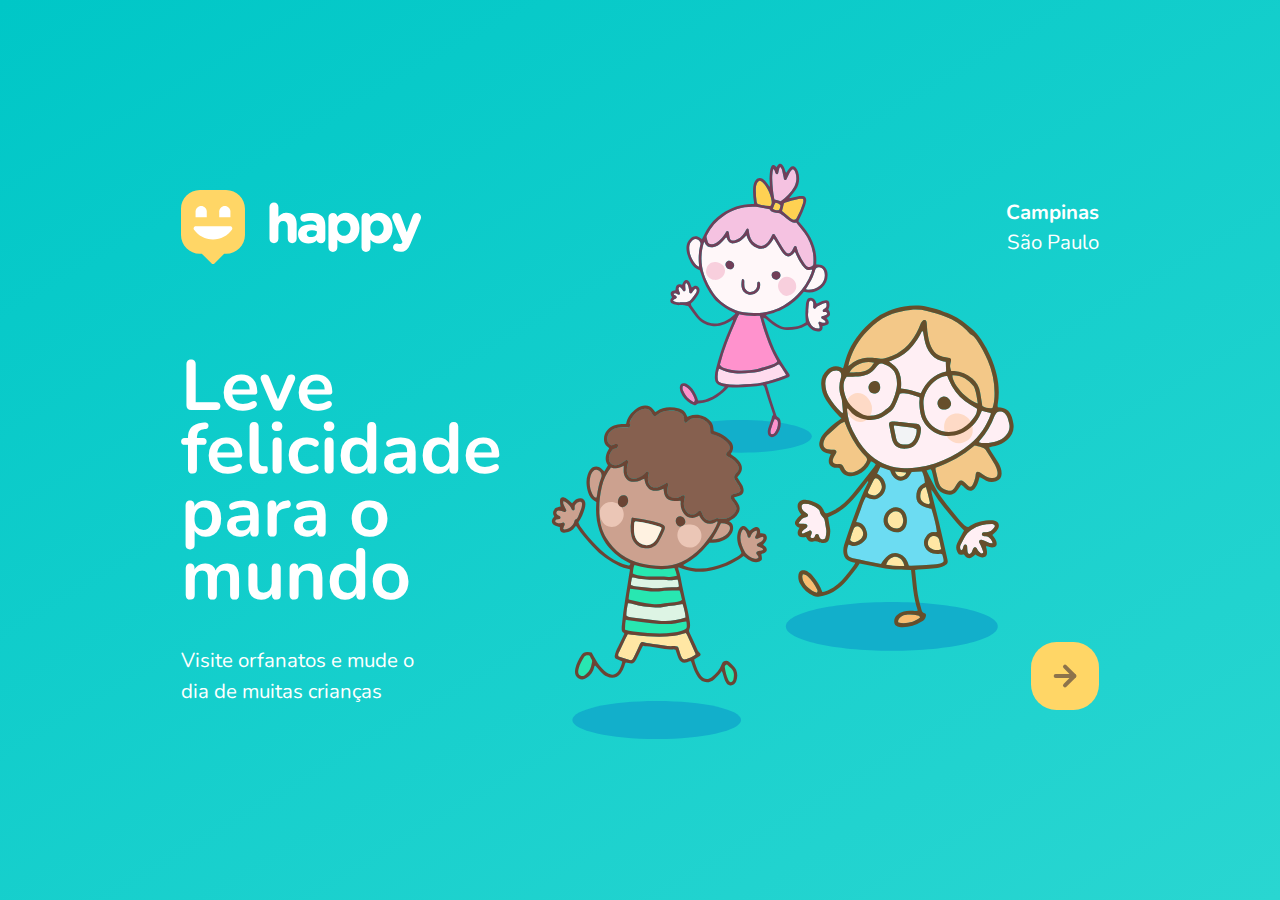
<file: index.html>
<!DOCTYPE html>
<html lang="pt_BR">
  <head>
    <meta charset="UTF-8" />
    <meta name="viewport" content="width=device-width, initial-scale=1.0" />
    <title>Happy</title>
    <link rel="icon" href="./public/images/logo-icon.png" />
    <link rel="stylesheet" href="./public/css/main.css" />
    <link rel="stylesheet" href="./public/css/animations.css" />
    <link rel="stylesheet" href="./public/css/page-landing.css" />
    <link
      href="https://fonts.googleapis.com/css2?family=Nunito:wght@400;600;800&display=swap"
      rel="stylesheet"
    />
  </head>
  <body>
    <div id="page-landing">
      <div id="container">
        <header>
          <img
            class="animate-up"
            id="logo"
            src="./public/images/logo.svg"
            alt="Logomarca de Happy"
          />
          <div class="location animate-up">
            <strong>Campinas</strong>
            <p>São Paulo</p>
          </div>
        </header>
        <main>
          <h1 class="animate-up">Leve felicidade para o mundo</h1>
          <section class="visit">
            <p class="animate-up">
              Visite orfanatos e mude o dia de muitas crianças
            </p>

            <a href="orphanages.html" title="Visite orfanatos" class="animate-up"
              ><img src="./public/images/arrow.svg" alt="Ir para o mapa"
            /></a>
          </section>
        </main>
      </div>
    </div>
  </body>
</html>
</file>
<file: public/css/main.css>
* {
  margin: 0;
  padding: 0;
  box-sizing: border-box;
}

body {
  height: 100vh;
  color: white;
  background: #ebf2f5;
}

:root {
  font-size: 8.5px;

  /* Fonte padrão do chrome é 16px. Podemos informar o fontsize no root em porcentagem também */
}

body,
imput,
button,
textarea {
  font-size: 1.6rem;
  line-height: 1;
  font-weight: 400;
  font-family: "Nunito", sans-serif;

  /*font: 400 18px/1 'Nunito', sans-serif; */
  /* rem busca comparação proporcional no 'root' (HTML) */
}
</file>
<file: public/css/page-landing.css>
#page-landing {
  background: linear-gradient(329.54deg, #29d6d1 0%, #00c7c7 100%);
  min-height: 100vh;
  text-align: center;
  display: flex;
  /* align-items: center; */
}

#container {
  margin: auto;
  width: min(90%, 112rem);
}

.location,
h1,
.visit p {
  height: 16vh;
}

.visit a {
  width: 8rem;
  height: 8rem;
  background: #ffd666;
  border: none;
  border-radius: 3rem;
  display: flex;
  align-items: center;
  justify-content: center;
  margin: auto;
  background: background 200ms;
  animation-delay: 250ms;
}

#logo {
  animation-delay: 50ms;
}

.location {
  animation-delay: 100ms;
}

main h1 {
  font-size: clamp(4rem, 8vw, 8.4rem);
  animation-delay: 150ms;
}

.visit a:hover {
  background: #96feff;
}

.visit p {
  animation-delay: 200ms;
}

/* Desktop version */

@media (min-width: 768px) {
  #container {
    padding: 5rem 2rem;

    background: url("../images/bg.svg") no-repeat 80% /
      clamp(30rem, 54vw, 56rem);
  }

  header {
    display: flex;
    align-items: center;
    justify-content: space-between;
  }

  .location,
  h1,
  .visit p {
    height: initial;
    text-align: initial;
  }

  .location {
    text-align: right;
    font-size: 2.4rem;
    line-height: 1.5;
  }

  main h1 {
    font-size: clamp(4rem, 8vw, 8.4rem);
    line-height: 0.88;
    font-weight: bold;

    margin: clamp(10%, 9vh, 12%) 0 4rem;
    width: min(300px, 80%);
  }

  .visit {
    display: flex;
    align-items: center;
    justify-content: space-between;
  }

  .visit p {
    font-size: 2.4rem;
    line-height: 1.5;
    width: clamp(20rem, 20vw, 30rem);
  }

  .visit a {
    margin: initial;
  }
}
</file>
<file: public/css/animations.css>
/* Animações */

@keyframes up {
  from {
    opacity: 0;
    transform: translateY(16px);
  }
  to {
    opacity: 1;
    transform: translateY(0);
  }
}

.animate-up {
  animation-name: up;
  animation-duration: 300ms;
  animation-fill-mode: backwards;
}

@keyframes right {
  from {
    transform: translateX(-100%);
  }

  to {
    transform: translateX(0);
  }
}

@keyframes appear {
  from {
    opacity: 0;
  }

  to {
    opacity: 1;
  }
}

.animate-right {
  animation-name: right;
  animation-duration: 600ms;
}

.animate-appear {
  animation-name: appear;
  animation-duration: 2s;
}
</file>
